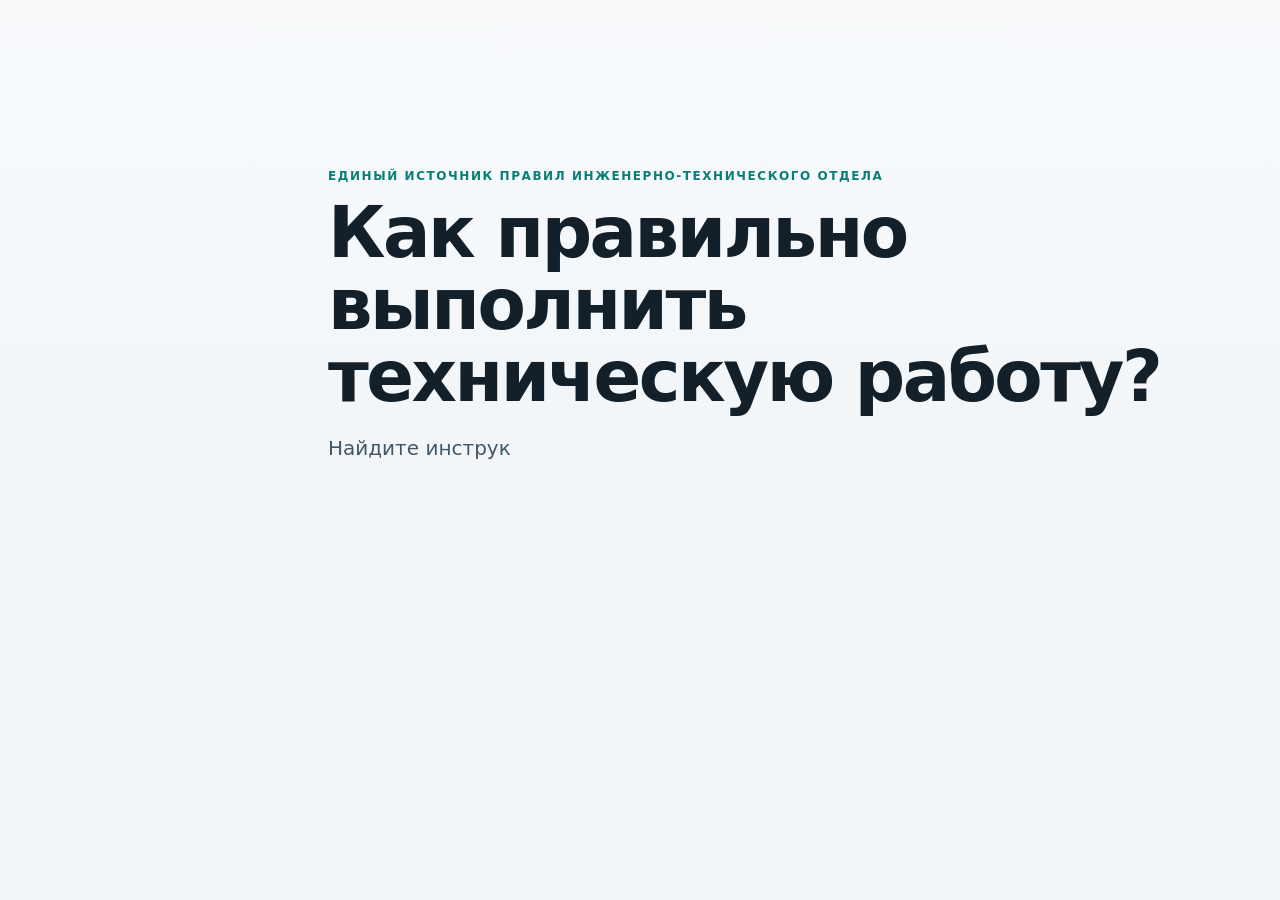
<file: index.html>
<!doctype html><html lang="ru"><head><meta charset="utf-8"><meta name="viewport" content="width=device-width,initial-scale=1"><title>База знаний ИТО</title><link rel="stylesheet" href="assets/styles.css"><link rel="stylesheet" href="assets/readability-v14.css"></head><body><div data-header></div><div class="layout"><div data-sidebar></div><main class="main"><section class="knowledge-home-hero"><div class="eyebrow">Единый источник правил инженерно-технического отдела</div><h1>Как правильно выполнить техническую работу?</h1><p>Найдите инструк
</file>
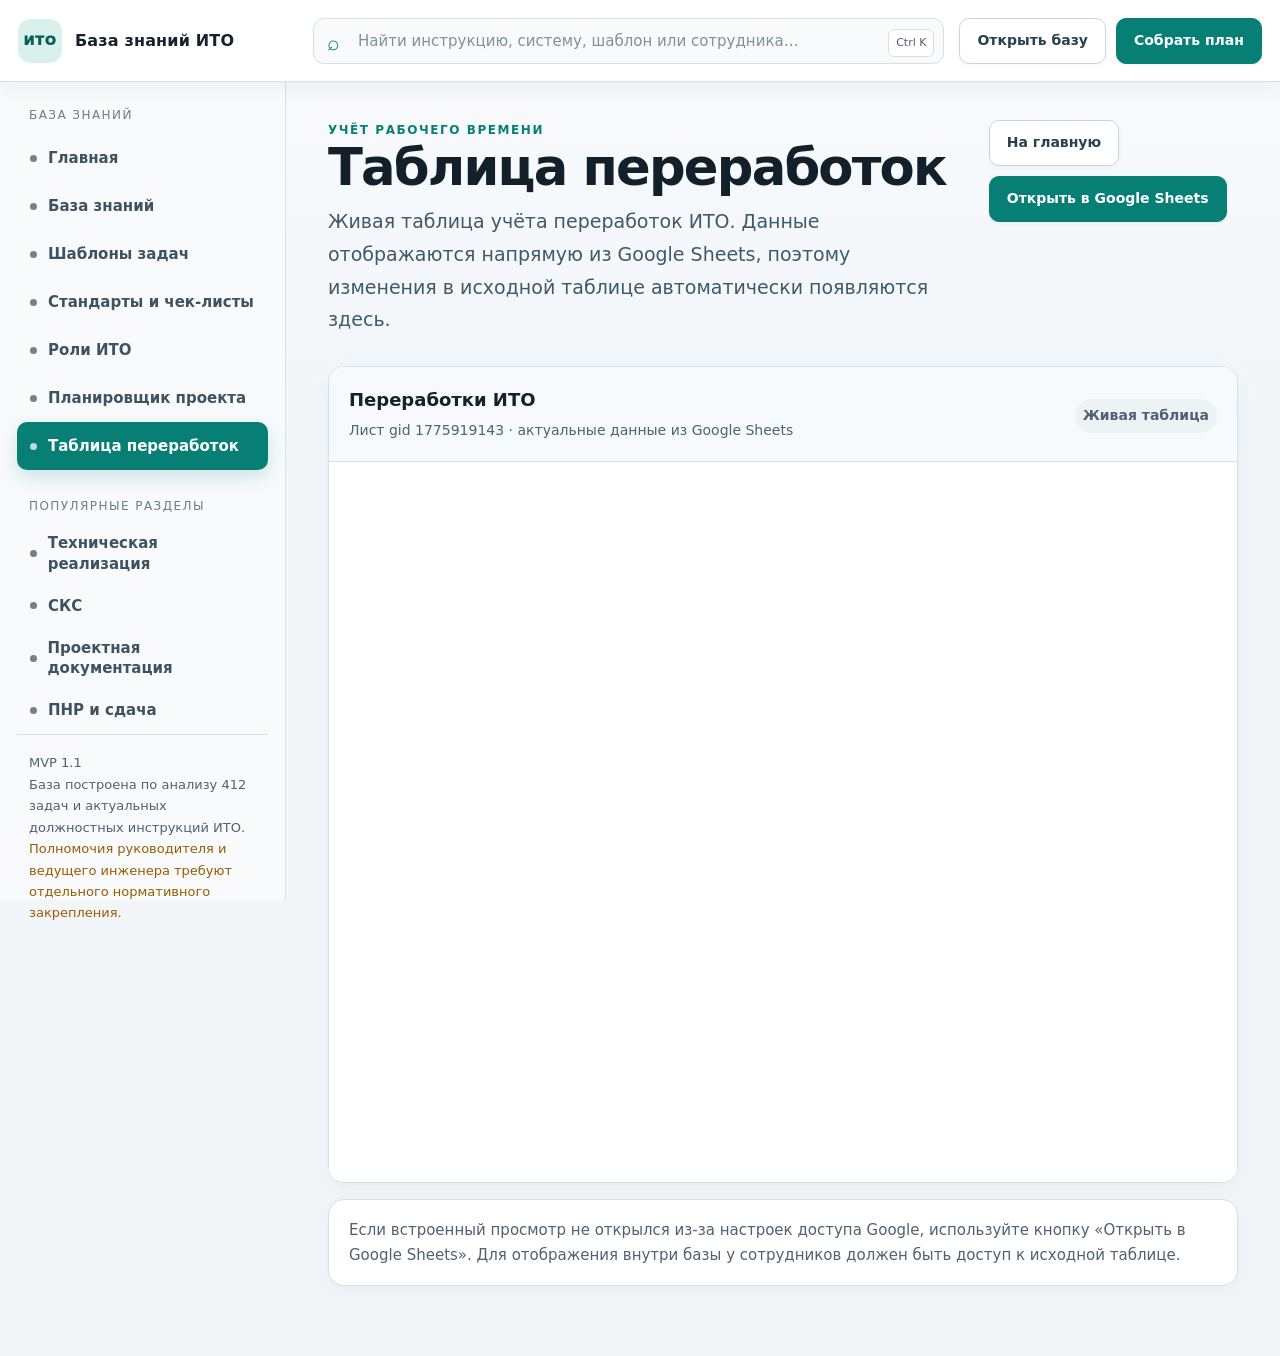
<file: overtime.html>
<!doctype html><html lang="ru"><head><meta charset="utf-8"><meta name="viewport" content="width=device-width,initial-scale=1"><title>База знаний ИТО — Таблица переработок</title><link rel="stylesheet" href="assets/styles.css"><link rel="stylesheet" href="assets/readability-v14.css"><link rel="stylesheet" href="assets/overtime.css"></head><body><div data-header></div><div class="layout"><div data-sidebar></div><main class="main overtime-main"><div class="page-head overtime-hero"><div><div class="eyebrow">Учёт рабочего времени</div><h1>Таблица переработок</h1><p class="lead">Живая таблица учёта переработок ИТО. Данные отображаются напрямую из Google Sheets, поэтому изменения в исходной таблице автоматически появляются здесь.</p></div><div class="overtime-actions"><a class="btn" href="index.html">На главную</a><a class="btn btn-primary" id="openOvertimeSource" target="_blank" rel="noopener noreferrer">Открыть в Google Sheets</a></div></div><section class="card overtime-frame-card"><div class="overtime-frame-head"><div><strong>Переработки ИТО</strong><span>Лист gid 1775919143 · актуальные данные из Google Sheets</span></div><span class="phase-pill">Живая таблица</span></div><div class="overtime-frame-shell"><div class="overtime-loader" id="overtimeLoader"><strong>Загружаем таблицу</strong><span>Google Sheets может открываться несколько секунд.</span></div><iframe id="overtimeFrame" title="Таблица переработок ИТО" loading="lazy" referrerpolicy="no-referrer-when-downgrade" allowfullscreen></iframe></div></section><section class="card overtime-note"><p>Если встроенный просмотр не открылся из-за настроек доступа Google, используйте кнопку «Открыть в Google Sheets». Для отображения внутри базы у сотрудников должен быть доступ к исходной таблице.</p></section></main></div><script src="assets/data.js"></script><script src="assets/app.js"></script><script src="assets/overtime.js"></script></body></html>
</file>
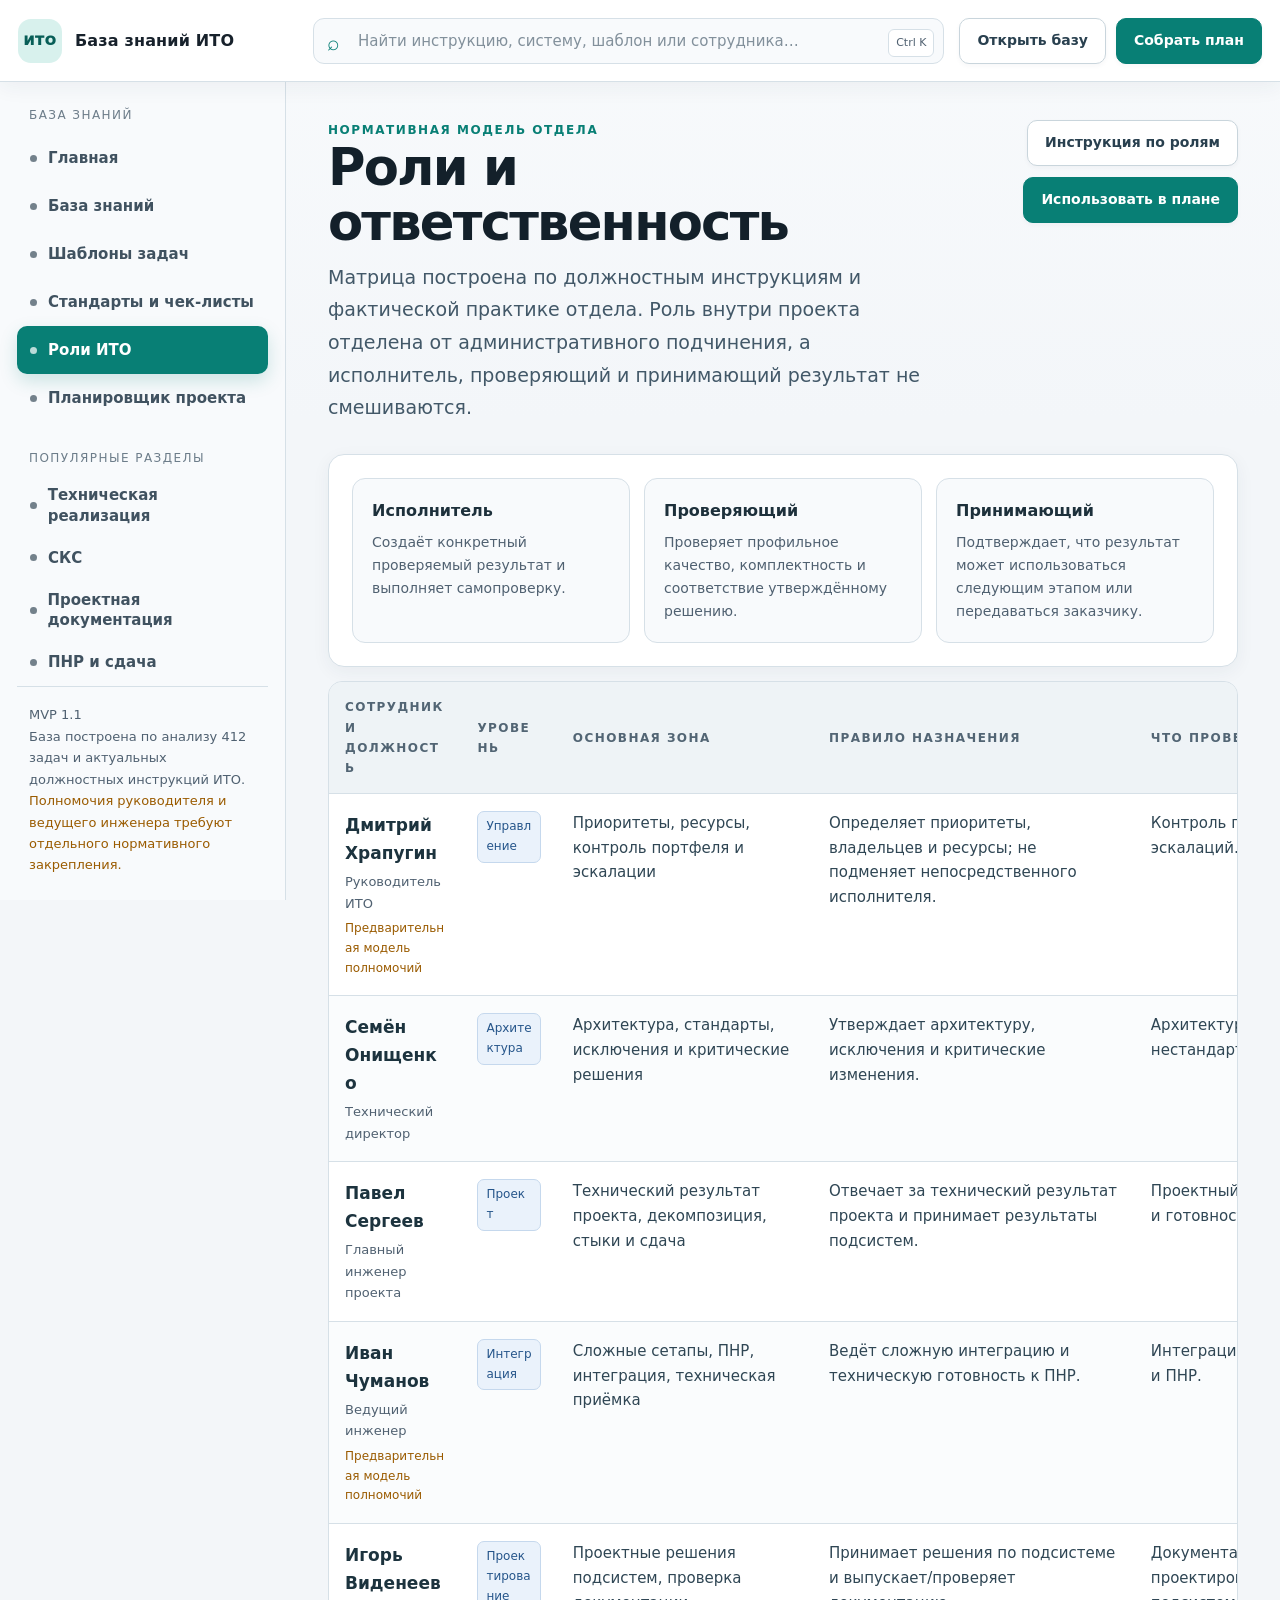
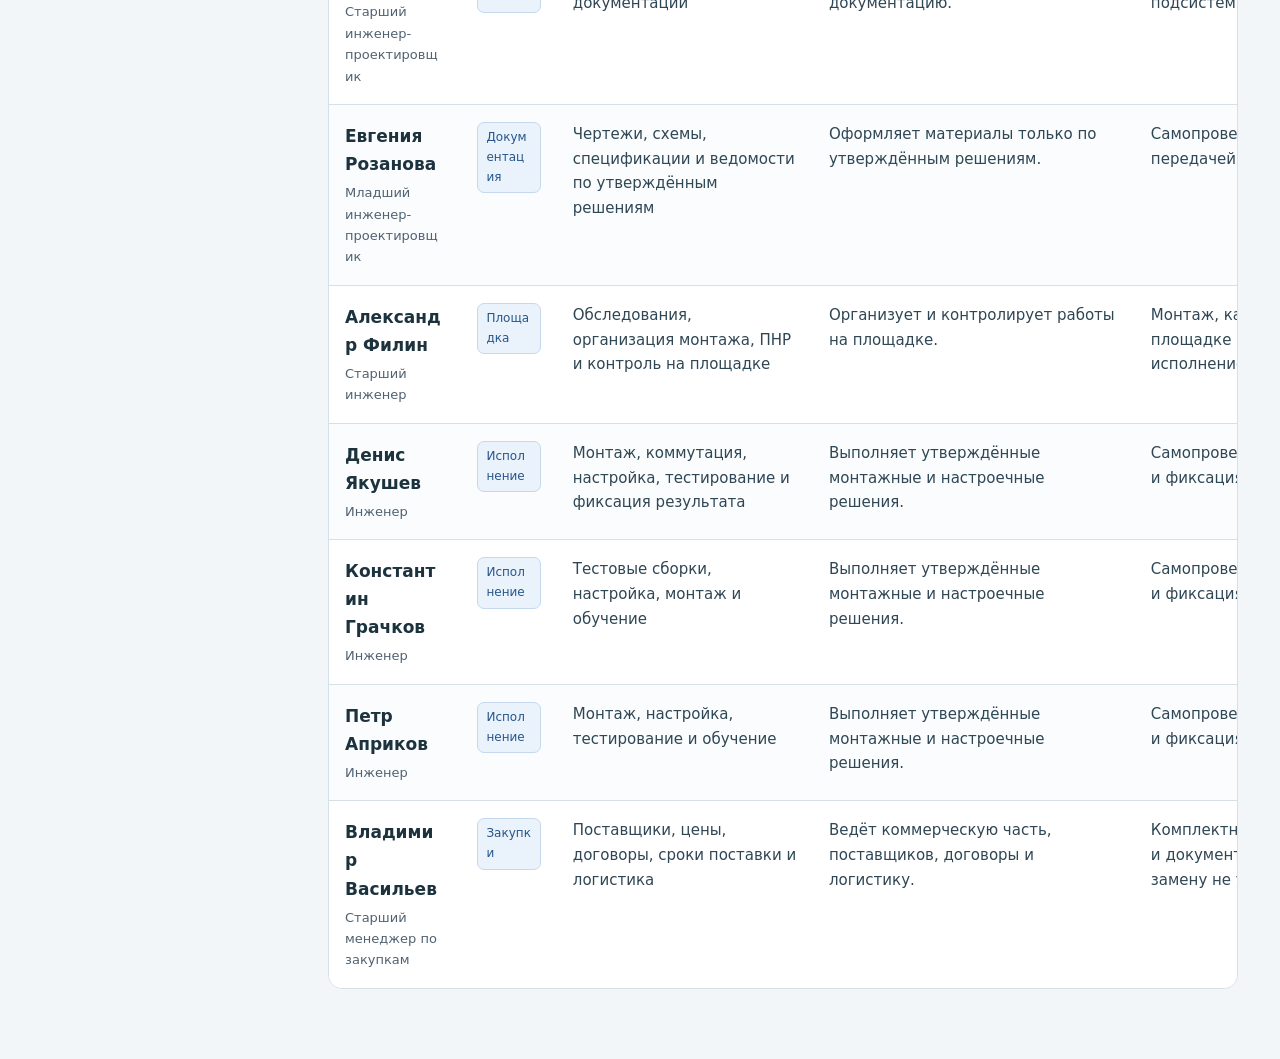
<file: roles.html>
<!doctype html><html lang="ru"><head><meta charset="utf-8"><meta name="viewport" content="width=device-width,initial-scale=1"><title>База знаний ИТО — Роли</title><link rel="stylesheet" href="assets/styles.css"><link rel="stylesheet" href="assets/readability-v14.css"></head><body><div data-header></div><div class="layout"><div data-sidebar></div><main class="main"><div class="page-head"><div><div class="eyebrow">Нормативная модель отдела</div><h1>Роли и ответственность</h1><p class="lead">Матрица построена по должностным инструкциям и фактической практике отдела. Роль внутри проекта отделена от административного подчинения, а исполнитель, проверяющий и принимающий результат не смешиваются.</p></div><div class="page-actions"><a class="btn" href="article.html?id=role-model">Инструкция по ролям</a><a class="btn btn-primary" href="planner.html">Использовать в плане</a></div></div><div class="card card-pad" style="margin-bottom:14px"><div class="grid grid-3"><div class="insight"><strong>Исполнитель</strong><span>Создаёт конкретный проверяемый результат и выполняет самопроверку.</span></div><div class="insight"><strong>Проверяющий</strong><span>Проверяет профильное качество, комплектность и соответствие утверждённому решению.</span></div><div class="insight"><strong>Принимающий</strong><span>Подтверждает, что результат может использоваться следующим этапом или передаваться заказчику.</span></div></div></div><div class="role-table"><table><thead><tr><th>Сотрудник и должность</th><th>Уровень</th><th>Основная зона</th><th>Правило назначения</th><th>Что проверяет</th></tr></thead><tbody id="rolesBody"></tbody></table></div></main></div><script src="assets/data.js"></script><script src="assets/app.js"></script></body></html>
</file>
<file: assets/styles.css>
:root {
  --bg: #071017;
  --bg-2: #0a151e;
  --surface: #0d1b25;
  --surface-2: #10222d;
  --surface-3: #132a35;
  --line: #203744;
  --line-2: #2f4e5c;
  --text: #eef7f8;
  --muted: #92a9b1;
  --muted-2: #6d858e;
  --accent: #53e3bf;
  --accent-2: #67a8ff;
  --warn: #ffcc7a;
  --danger: #ff7f91;
  --good: #7ce0a8;
  --shadow: 0 20px 55px rgba(0, 0, 0, .28);
  --radius: 16px;
  --sidebar: 246px;
  --topbar: 68px;
  --day-width: 30px;
  font-family: Inter, ui-sans-serif, system-ui, -apple-system, BlinkMacSystemFont, "Segoe UI", sans-serif;
  color-scheme: dark;
}
* { box-sizing: border-box; }
html { background: var(--bg); }
body { margin: 0; color: var(--text); background:
  radial-gradient(circle at 18% -10%, rgba(83,227,191,.10), transparent 31%),
  radial-gradient(circle at 100% 0%, rgba(103,168,255,.09), transparent 28%),
  var(--bg); min-height: 100vh; }
a { color: inherit; text-decoration: none; }
button, input, select, textarea { font: inherit; }
button { color: inherit; }
.hidden { display: none !important; }
.muted { color: var(--muted); }
.small { font-size: 12px; }
.good { color: var(--good); }
.warn { color: var(--warn); }
.danger { color: var(--danger); }
.accent { color: var(--accent); }

.topbar {
  position: fixed; inset: 0 0 auto 0; height: var(--topbar); z-index: 80;
  display: flex; align-items: center; gap: 22px; padding: 0 22px;
  border-bottom: 1px solid var(--line); background: rgba(7,16,23,.92); backdrop-filter: blur(18px);
}
.brand { min-width: calc(var(--sidebar) - 22px); display: flex; align-items: center; gap: 11px; }
.brand-mark { width: 39px; height: 39px; display: grid; place-items: center; border-radius: 12px; background: linear-gradient(145deg, var(--accent), #2fae9b); color: #04110d; font-weight: 950; font-size: 12px; letter-spacing: .06em; box-shadow: 0 8px 25px rgba(83,227,191,.18); }
.brand-copy strong { display: block; font-size: 13px; letter-spacing: .01em; }
.brand-copy span { display: block; color: var(--muted); font-size: 10px; margin-top: 3px; }
.top-search { position: relative; flex: 1; max-width: 660px; }
.top-search input { width: 100%; height: 40px; padding: 0 92px 0 39px; color: var(--text); border: 1px solid var(--line); border-radius: 11px; background: #0b1820; outline: none; }
.top-search:before { content: "⌕"; position: absolute; left: 14px; top: 7px; color: var(--muted); font-size: 21px; z-index: 2; }
.top-search input:focus { border-color: var(--line-2); box-shadow: 0 0 0 4px rgba(83,227,191,.06); }
.search-kbd { position: absolute; right: 10px; top: 10px; padding: 4px 7px; border: 1px solid var(--line); border-radius: 6px; color: var(--muted-2); font-size: 9px; }
.top-actions { margin-left: auto; display: flex; gap: 9px; }

.layout { padding-top: var(--topbar); min-height: 100vh; display: grid; grid-template-columns: var(--sidebar) minmax(0, 1fr); }
.sidebar { position: fixed; top: var(--topbar); left: 0; bottom: 0; width: var(--sidebar); padding: 18px 14px; border-right: 1px solid var(--line); background: rgba(8,18,25,.72); display: flex; flex-direction: column; }
.nav-group + .nav-group { margin-top: 20px; }
.nav-label { padding: 0 10px 8px; color: var(--muted-2); font-size: 9px; text-transform: uppercase; letter-spacing: .16em; }
.nav-link { display: flex; align-items: center; gap: 10px; min-height: 40px; padding: 0 11px; border-radius: 10px; color: #a9bdc3; font-size: 12px; font-weight: 650; }
.nav-link:hover { background: rgba(255,255,255,.035); color: var(--text); }
.nav-link.active { color: #07130f; background: var(--accent); }
.nav-dot { width: 7px; height: 7px; border-radius: 50%; background: currentColor; opacity: .72; }
.sidebar-foot { margin-top: auto; padding: 13px 11px 4px; border-top: 1px solid var(--line); color: var(--muted); font-size: 10px; line-height: 1.6; }
.main { grid-column: 2; width: 100%; min-width: 0; padding: 30px 34px 56px; }

.page-head { display: flex; align-items: flex-start; justify-content: space-between; gap: 26px; margin-bottom: 24px; }
.eyebrow { color: var(--accent); text-transform: uppercase; letter-spacing: .16em; font-size: 9px; font-weight: 850; }
h1, h2, h3, p { margin-top: 0; }
h1 { margin-bottom: 10px; font-size: clamp(28px, 4vw, 45px); line-height: 1.04; letter-spacing: -.035em; }
h2 { margin-bottom: 10px; font-size: 24px; letter-spacing: -.02em; }
h3 { margin-bottom: 8px; font-size: 15px; }
.lead { max-width: 760px; color: #a8bdc3; font-size: 14px; line-height: 1.65; margin-bottom: 0; }
.page-actions { display: flex; gap: 9px; flex-wrap: wrap; justify-content: flex-end; }

.btn { min-height: 38px; display: inline-flex; align-items: center; justify-content: center; gap: 8px; padding: 0 13px; border: 1px solid var(--line); border-radius: 10px; background: #0e1d26; color: #c4d4d8; font-size: 11px; font-weight: 750; cursor: pointer; }
.btn:hover { border-color: var(--line-2); background: #122731; color: var(--text); }
.btn-primary { color: #06130f; background: var(--accent); border-color: var(--accent); }
.btn-primary:hover { color: #06130f; background: #69edcb; border-color: #69edcb; }
.btn-danger { color: #ffd9df; border-color: rgba(255,127,145,.28); background: rgba(255,127,145,.08); }
.btn-ghost { background: transparent; }
.btn-sm { min-height: 31px; padding: 0 9px; font-size: 10px; }
.icon-btn { width: 31px; height: 31px; display: grid; place-items: center; padding: 0; border: 1px solid var(--line); border-radius: 8px; background: #0c1a22; color: var(--muted); cursor: pointer; }
.icon-btn:hover { color: var(--text); border-color: var(--line-2); }

.grid { display: grid; gap: 14px; }
.grid-2 { grid-template-columns: repeat(2, minmax(0,1fr)); }
.grid-3 { grid-template-columns: repeat(3, minmax(0,1fr)); }
.grid-4 { grid-template-columns: repeat(4, minmax(0,1fr)); }
.card { border: 1px solid var(--line); border-radius: var(--radius); background: linear-gradient(180deg, rgba(18,38,49,.92), rgba(11,26,35,.92)); box-shadow: 0 1px 0 rgba(255,255,255,.02) inset; }
.card-pad { padding: 18px; }
.metric { min-height: 126px; }
.metric-label { color: var(--muted); font-size: 10px; text-transform: uppercase; letter-spacing: .12em; }
.metric-value { margin-top: 15px; font-size: 31px; font-weight: 900; letter-spacing: -.04em; }
.metric-note { margin-top: 7px; color: #8ea5ad; font-size: 10px; line-height: 1.45; }
.section { margin-top: 26px; }
.section-head { display: flex; align-items: center; justify-content: space-between; gap: 12px; margin-bottom: 12px; }
.section-title { font-size: 16px; font-weight: 850; }
.section-note { color: var(--muted); font-size: 10px; }

.hero-panel { padding: 25px; display: grid; grid-template-columns: minmax(0,1.15fr) minmax(320px,.85fr); gap: 22px; overflow: hidden; position: relative; }
.hero-panel:after { content: ""; position: absolute; width: 330px; height: 330px; border-radius: 50%; right: -150px; top: -170px; background: rgba(83,227,191,.09); filter: blur(4px); }
.hero-copy { position: relative; z-index: 2; }
.hero-copy h2 { font-size: 27px; max-width: 620px; }
.hero-copy p { max-width: 650px; color: var(--muted); font-size: 12px; line-height: 1.65; }
.hero-actions { display: flex; gap: 9px; margin-top: 18px; flex-wrap: wrap; }
.mini-gantt { display: grid; align-content: center; gap: 10px; position: relative; z-index: 2; }
.mini-row { display: grid; grid-template-columns: 100px 1fr; gap: 10px; align-items: center; }
.mini-label { color: #b7c9cd; font-size: 10px; }
.mini-track { height: 13px; border-radius: 999px; background: rgba(255,255,255,.045); overflow: hidden; }
.mini-bar { height: 100%; border-radius: inherit; background: linear-gradient(90deg, var(--accent), var(--accent-2)); }

.insight-list { display: grid; gap: 10px; }
.insight { padding: 15px; border: 1px solid var(--line); border-radius: 13px; background: rgba(255,255,255,.018); }
.insight strong { display: block; font-size: 12px; }
.insight span { display: block; color: var(--muted); font-size: 10px; line-height: 1.55; margin-top: 6px; }
.process-flow { display: grid; grid-template-columns: repeat(5, minmax(0,1fr)); gap: 8px; }
.process-step { position: relative; padding: 14px 13px; min-height: 106px; border: 1px solid var(--line); border-radius: 13px; background: rgba(255,255,255,.02); }
.process-step:not(:last-child):after { content: "→"; position: absolute; right: -9px; top: 42px; color: var(--line-2); z-index: 2; }
.process-num { color: var(--accent); font-size: 9px; letter-spacing: .1em; }
.process-step strong { display: block; font-size: 11px; margin-top: 13px; }
.process-step span { display: block; color: var(--muted); font-size: 9px; line-height: 1.45; margin-top: 6px; }

.search-results { display: none; position: absolute; top: 47px; left: 0; right: 0; max-height: 380px; overflow: auto; border: 1px solid var(--line-2); border-radius: 12px; background: #0a1820; box-shadow: var(--shadow); z-index: 95; }
.search-results.open { display: block; }
.search-result { display: block; padding: 12px 14px; border-bottom: 1px solid var(--line); }
.search-result:last-child { border-bottom: 0; }
.search-result:hover { background: rgba(83,227,191,.055); }
.search-result strong { display: block; font-size: 11px; }
.search-result span { display: block; margin-top: 4px; color: var(--muted); font-size: 9px; }

.toolbar { display: flex; gap: 8px; flex-wrap: wrap; align-items: center; }
.chip { display: inline-flex; align-items: center; min-height: 32px; padding: 0 10px; border: 1px solid var(--line); border-radius: 999px; color: #a7bbc1; background: rgba(255,255,255,.02); font-size: 10px; cursor: pointer; }
.chip.active { color: #06130f; background: var(--accent); border-color: var(--accent); }
.input, .select, .textarea { width: 100%; color: var(--text); background: #0a1820; border: 1px solid var(--line); border-radius: 9px; outline: none; }
.input, .select { height: 38px; padding: 0 10px; }
.textarea { min-height: 92px; padding: 10px; resize: vertical; line-height: 1.5; }
.input:focus, .select:focus, .textarea:focus { border-color: var(--line-2); box-shadow: 0 0 0 4px rgba(83,227,191,.055); }
.field { display: grid; gap: 6px; }
.field label { color: #9db1b8; font-size: 9px; font-weight: 800; letter-spacing: .04em; }
.form-grid { display: grid; grid-template-columns: repeat(2,minmax(0,1fr)); gap: 11px; }

/* Template library */
.template-grid { display: grid; grid-template-columns: repeat(3,minmax(0,1fr)); gap: 12px; }
.template-card { padding: 16px; min-height: 210px; display: flex; flex-direction: column; cursor: pointer; transition: transform .16s ease, border-color .16s ease; }
.template-card:hover { transform: translateY(-2px); border-color: var(--line-2); }
.template-phase { display: flex; align-items: center; justify-content: space-between; gap: 10px; }
.phase-pill { display: inline-flex; align-items: center; padding: 5px 8px; border-radius: 999px; font-size: 9px; font-weight: 820; background: rgba(255,255,255,.055); color: #bcd0d5; }
.template-duration { color: var(--accent); font-size: 10px; font-weight: 850; }
.template-card h3 { margin-top: 17px; font-size: 14px; line-height: 1.35; }
.template-card p { color: var(--muted); font-size: 10px; line-height: 1.55; }
.template-meta { margin-top: auto; padding-top: 13px; border-top: 1px solid var(--line); display: grid; gap: 5px; color: #a6b9be; font-size: 9px; }

/* Roles */
.role-table { overflow: auto; border: 1px solid var(--line); border-radius: 14px; }
.role-table table { width: 100%; min-width: 900px; border-collapse: collapse; }
.role-table th { text-align: left; padding: 12px 14px; color: var(--muted-2); background: #0b1921; font-size: 9px; text-transform: uppercase; letter-spacing: .12em; border-bottom: 1px solid var(--line); }
.role-table td { padding: 14px; border-bottom: 1px solid var(--line); vertical-align: top; font-size: 10px; line-height: 1.5; }
.role-table tr:last-child td { border-bottom: 0; }
.role-person { font-size: 11px; font-weight: 850; }
.role-title { color: var(--muted); font-size: 9px; margin-top: 4px; }
.status-note { display: inline-flex; margin-top: 5px; color: var(--warn); font-size: 8px; }
.level-badge { display: inline-flex; padding: 5px 8px; border-radius: 7px; background: rgba(103,168,255,.09); border: 1px solid rgba(103,168,255,.18); color: #bed4ff; font-size: 9px; }

/* Standards */
.standard-grid { display: grid; grid-template-columns: repeat(2,minmax(0,1fr)); gap: 12px; }
.standard-card { padding: 18px; min-height: 150px; }
.standard-code { color: var(--accent); font-size: 9px; font-weight: 900; letter-spacing: .13em; }
.standard-card h3 { margin-top: 15px; }
.standard-card p { color: var(--muted); font-size: 10px; line-height: 1.6; }

/* Planner */
.planner-main { padding: 20px 22px 44px; }
.planner-shell { display: grid; grid-template-columns: 330px minmax(0,1fr); gap: 14px; align-items: start; }
.catalog-panel { position: sticky; top: calc(var(--topbar) + 14px); height: calc(100vh - var(--topbar) - 28px); display: flex; flex-direction: column; overflow: hidden; }
.panel-head { padding: 15px; border-bottom: 1px solid var(--line); }
.panel-title-row { display: flex; justify-content: space-between; align-items: center; gap: 10px; }
.panel-title { font-size: 13px; font-weight: 880; }
.panel-sub { color: var(--muted); font-size: 9px; line-height: 1.45; margin-top: 4px; }
.catalog-search { margin-top: 12px; }
.catalog-filters { display: flex; gap: 6px; overflow-x: auto; padding: 11px 14px 8px; scrollbar-width: thin; }
.catalog-list { flex: 1; overflow: auto; padding: 7px 11px 14px; display: grid; align-content: start; gap: 8px; }
.catalog-task { padding: 12px; border: 1px solid var(--line); border-radius: 11px; background: rgba(255,255,255,.018); cursor: grab; user-select: none; }
.catalog-task:hover { border-color: var(--line-2); background: rgba(83,227,191,.035); }
.catalog-task.dragging { opacity: .45; }
.catalog-task-top { display: flex; justify-content: space-between; gap: 9px; align-items: flex-start; }
.catalog-task h4 { margin: 0; font-size: 11px; line-height: 1.35; }
.catalog-task p { color: var(--muted); font-size: 9px; line-height: 1.45; margin: 7px 0 0; }
.catalog-task-foot { display: flex; justify-content: space-between; gap: 8px; align-items: center; margin-top: 10px; }
.catalog-task-foot span { color: #a8bbc0; font-size: 8px; }
.add-circle { width: 25px; height: 25px; border: 1px solid var(--line-2); border-radius: 8px; display: grid; place-items: center; background: #10242d; color: var(--accent); cursor: pointer; }

.workspace { min-width: 0; display: grid; gap: 12px; }
.project-bar { padding: 14px; display: grid; grid-template-columns:minmax(220px,1.6fr) 150px 150px 160px auto; gap: 10px; align-items: end; }
.project-bar .field label { white-space: nowrap; }
.save-state { display: inline-flex; align-items: center; gap: 6px; color: var(--muted); font-size: 9px; height: 38px; }
.save-dot { width: 7px; height: 7px; border-radius: 50%; background: var(--good); box-shadow: 0 0 0 4px rgba(124,224,168,.08); }
.planner-metrics { display: grid; grid-template-columns: repeat(4,minmax(0,1fr)); gap: 10px; }
.planner-metric { padding: 13px 14px; min-height: 84px; }
.planner-metric .metric-label { font-size: 8px; }
.planner-metric .metric-value { margin-top: 9px; font-size: 20px; }
.planner-metric .metric-note { font-size: 8px; }

.preset-strip { padding: 12px; display: flex; gap: 8px; align-items: center; overflow-x: auto; }
.preset-label { color: var(--muted-2); font-size: 9px; text-transform: uppercase; letter-spacing: .1em; white-space: nowrap; margin-right: 3px; }
.preset-btn { white-space: nowrap; }

.plan-card { overflow: hidden; }
.plan-head { display: flex; justify-content: space-between; align-items: center; gap: 12px; padding: 13px 15px; border-bottom: 1px solid var(--line); }
.plan-head-left { display: flex; align-items: center; gap: 10px; }
.plan-count { min-width: 24px; height: 24px; padding: 0 7px; display: grid; place-items: center; border-radius: 8px; color: #05130e; background: var(--accent); font-size: 9px; font-weight: 900; }
.plan-title { font-size: 12px; font-weight: 850; }
.plan-actions { display: flex; gap: 7px; flex-wrap: wrap; }
.dropzone { margin: 12px; min-height: 72px; display: grid; place-items: center; text-align: center; padding: 14px; border: 1px dashed var(--line-2); border-radius: 12px; color: var(--muted); font-size: 10px; background: rgba(83,227,191,.018); }
.dropzone.drag-over { color: var(--accent); border-color: var(--accent); background: rgba(83,227,191,.07); }
.dropzone strong { display: block; color: #c5d7db; font-size: 11px; margin-bottom: 4px; }
.task-list { display: grid; }
.task-row { display: grid; grid-template-columns: 28px minmax(220px,1.7fr) 135px 74px minmax(130px,1fr) 88px 86px; gap: 8px; align-items: center; padding: 10px 12px; border-top: 1px solid var(--line); background: rgba(255,255,255,.01); }
.task-row:hover { background: rgba(255,255,255,.025); }
.task-row.drag-over { box-shadow: inset 0 2px 0 var(--accent); }
.drag-handle { color: var(--muted-2); cursor: grab; text-align: center; letter-spacing: -2px; }
.task-main { min-width: 0; cursor: pointer; }
.task-name { white-space: nowrap; overflow: hidden; text-overflow: ellipsis; font-size: 10px; font-weight: 800; }
.task-sub { display: flex; gap: 6px; align-items: center; margin-top: 4px; color: var(--muted); font-size: 8px; }
.task-row .input, .task-row .select { height: 32px; padding: 0 8px; font-size: 9px; }
.task-actions { display: flex; gap: 5px; justify-content: flex-end; }
.empty-plan { padding: 25px 15px 30px; text-align: center; color: var(--muted); font-size: 10px; }

.gantt-card { overflow: hidden; }
.gantt-head { display: flex; justify-content: space-between; gap: 12px; align-items: center; padding: 13px 15px; border-bottom: 1px solid var(--line); }
.gantt-controls { display: flex; gap: 7px; align-items: center; }
.gantt-viewport { overflow: auto; max-height: 620px; background: #09161e; }
.gantt-grid { min-width: 100%; position: relative; }
.gantt-header, .gantt-row { display: grid; grid-template-columns: 260px auto; min-width: max-content; }
.gantt-header { position: sticky; top: 0; z-index: 25; background: #0b1a22; border-bottom: 1px solid var(--line-2); }
.gantt-label-head { position: sticky; left: 0; z-index: 28; padding: 11px 13px; background: #0b1a22; border-right: 1px solid var(--line-2); color: var(--muted); font-size: 9px; }
.timeline-head { position: relative; height: 58px; }
.week-labels { height: 27px; display: flex; }
.week-label { position: absolute; top: 0; height: 27px; display: flex; align-items: center; padding-left: 8px; border-left: 1px solid var(--line); color: #b6c8cc; font-size: 9px; font-weight: 750; }
.day-labels { position: absolute; left: 0; right: 0; bottom: 0; height: 31px; display: flex; }
.day-cell { width: var(--day-width); flex: 0 0 var(--day-width); height: 31px; display: grid; place-items: center; border-left: 1px solid rgba(32,55,68,.7); color: #78919a; font-size: 8px; }
.day-cell.weekend { background: rgba(255,255,255,.025); color: #556e77; }
.day-cell.today { color: var(--accent); background: rgba(83,227,191,.06); }
.gantt-row { min-height: 44px; border-bottom: 1px solid rgba(32,55,68,.7); }
.gantt-row:last-child { border-bottom: 0; }
.gantt-label { position: sticky; left: 0; z-index: 12; padding: 8px 12px; border-right: 1px solid var(--line-2); background: #0b1921; min-width: 0; cursor: pointer; }
.gantt-label strong { display: block; max-width: 230px; white-space: nowrap; overflow: hidden; text-overflow: ellipsis; font-size: 9px; }
.gantt-label span { display: block; color: var(--muted); font-size: 7px; margin-top: 3px; }
.timeline-row { position: relative; min-height: 44px; background-image: repeating-linear-gradient(to right, transparent 0, transparent calc(var(--day-width) - 1px), rgba(32,55,68,.52) calc(var(--day-width) - 1px), rgba(32,55,68,.52) var(--day-width)); }
.weekend-band { position: absolute; top: 0; bottom: 0; background: rgba(255,255,255,.022); pointer-events: none; }
.today-line { position: absolute; top: 0; bottom: 0; width: 1px; background: var(--accent); z-index: 5; pointer-events: none; opacity: .72; }
.gantt-bar { position: absolute; top: 9px; height: 26px; min-width: 18px; display: flex; align-items: center; padding: 0 8px; border-radius: 7px; color: #06110e; font-size: 8px; font-weight: 850; white-space: nowrap; overflow: hidden; cursor: grab; user-select: none; box-shadow: 0 6px 18px rgba(0,0,0,.18); }
.gantt-bar.dragging { opacity: .75; cursor: grabbing; z-index: 10; }
.gantt-bar .bar-text { overflow: hidden; text-overflow: ellipsis; }
.gantt-bar .resize-handle { position: absolute; right: 0; top: 0; bottom: 0; width: 7px; cursor: ew-resize; background: rgba(0,0,0,.14); }
.phase-init { background: #8aa7ff; }
.phase-survey { background: #7ed6c4; }
.phase-design { background: #61b8ff; }
.phase-procurement { background: #ffcc7a; }
.phase-prep { background: #cf9cff; }
.phase-install { background: #ff9d78; }
.phase-commission { background: #7ce0a8; }
.phase-handover { background: #b7d77a; }
.gantt-empty { padding: 32px; color: var(--muted); font-size: 10px; text-align: center; }

.workload-grid { display: grid; grid-template-columns: repeat(3,minmax(0,1fr)); gap: 10px; }
.workload-card { padding: 13px; }
.workload-top { display: flex; justify-content: space-between; gap: 10px; font-size: 10px; }
.workload-bar { height: 6px; margin-top: 10px; border-radius: 999px; background: rgba(255,255,255,.045); overflow: hidden; }
.workload-fill { height: 100%; border-radius: inherit; background: linear-gradient(90deg,var(--accent-2),var(--accent)); }

.modal-backdrop { position: fixed; inset: 0; display: none; place-items: center; padding: 18px; background: rgba(0,0,0,.7); backdrop-filter: blur(8px); z-index: 120; }
.modal-backdrop.open { display: grid; }
.modal { width: min(820px,100%); max-height: 90vh; overflow: auto; border: 1px solid var(--line-2); border-radius: 18px; background: #0a1820; box-shadow: 0 35px 110px rgba(0,0,0,.58); }
.modal-head { display: flex; justify-content: space-between; align-items: flex-start; gap: 16px; padding: 18px 20px; border-bottom: 1px solid var(--line); }
.modal-body { padding: 19px 20px; }
.modal-foot { display: flex; justify-content: flex-end; gap: 8px; padding: 0 20px 20px; }
.detail-columns { display: grid; grid-template-columns: repeat(2,minmax(0,1fr)); gap: 13px; margin-top: 14px; }
.detail-block { padding: 13px; border: 1px solid var(--line); border-radius: 11px; background: rgba(255,255,255,.018); }
.detail-block h4 { margin: 0 0 10px; color: #b8cbd0; font-size: 9px; text-transform: uppercase; letter-spacing: .12em; }
.detail-block ul { margin: 0; padding-left: 17px; color: #a9bdc2; font-size: 9px; line-height: 1.65; }
.toast { position: fixed; right: 22px; bottom: 22px; z-index: 150; padding: 12px 14px; border: 1px solid var(--line-2); border-radius: 10px; background: #10242d; color: #dcebed; box-shadow: var(--shadow); font-size: 10px; transform: translateY(18px); opacity: 0; pointer-events: none; transition: .22s ease; }
.toast.show { transform: translateY(0); opacity: 1; }

@media (max-width: 1200px) {
  .grid-4, .planner-metrics { grid-template-columns: repeat(2,minmax(0,1fr)); }
  .template-grid { grid-template-columns: repeat(2,minmax(0,1fr)); }
  .process-flow { grid-template-columns: repeat(3,minmax(0,1fr)); }
  .process-step:after { display: none; }
  .project-bar { grid-template-columns: 1fr 150px 150px; }
  .project-bar .deadline-field, .project-bar .save-state { display: none; }
  .task-row { grid-template-columns: 26px minmax(200px,1.5fr) 120px 68px minmax(120px,1fr) 80px; }
  .task-row .progress-cell { display: none; }
}
@media (max-width: 940px) {
  :root { --sidebar: 0px; }
  .topbar { padding: 0 14px; }
  .brand { min-width: auto; }
  .brand-copy, .top-actions { display: none; }
  .layout { grid-template-columns: 1fr; }
  .sidebar { display: none; }
  .main { grid-column: 1; padding: 22px 15px 44px; }
  .planner-main { padding: 14px; }
  .planner-shell { grid-template-columns: 1fr; }
  .catalog-panel { position: relative; top: auto; height: auto; max-height: 500px; }
  .hero-panel { grid-template-columns: 1fr; }
  .grid-3 { grid-template-columns: repeat(2,minmax(0,1fr)); }
  .workload-grid { grid-template-columns: repeat(2,minmax(0,1fr)); }
}
@media (max-width: 640px) {
  .page-head { flex-direction: column; }
  .page-actions { justify-content: flex-start; }
  .grid-2, .grid-3, .grid-4, .planner-metrics, .template-grid, .standard-grid, .workload-grid { grid-template-columns: 1fr; }
  .process-flow { grid-template-columns: 1fr; }
  .project-bar { grid-template-columns: 1fr; }
  .project-bar .deadline-field { display: grid; }
  .task-row { grid-template-columns: 22px minmax(160px,1fr) 62px 70px; }
  .task-row .owner-cell, .task-row .dependency-cell, .task-row .progress-cell { display: none; }
  .gantt-header, .gantt-row { grid-template-columns: 190px auto; }
  .gantt-label strong { max-width: 165px; }
  .detail-columns, .form-grid { grid-template-columns: 1fr; }
}
@media print {
  .topbar, .sidebar, .catalog-panel, .preset-strip, .plan-card, .page-actions, .gantt-controls { display: none !important; }
  .layout { display: block; padding: 0; }
  .main, .planner-main { padding: 0; }
  body { background: #fff; color: #111; }
  .card, .gantt-card { box-shadow: none; border-color: #aaa; }
  .workspace { display: block; }
  .gantt-viewport { overflow: visible; max-height: none; }
}

/* Knowledge base layer */
.knowledge-home-hero { max-width: 1040px; padding: 34px 0 16px; }
.knowledge-home-hero h1 { max-width: 870px; font-size: clamp(38px,5.6vw,68px); line-height: .98; margin: 12px 0 17px; }
.knowledge-home-hero > p { max-width: 830px; color: #afc2c7; font-size: 15px; line-height: 1.7; }
.knowledge-home-search { position: relative; max-width: 820px; margin-top: 25px; }
.knowledge-home-search > span { position: absolute; left: 18px; top: 11px; z-index: 2; color: var(--accent); font-size: 27px; }
.knowledge-home-search input { width: 100%; height: 58px; padding: 0 100px 0 54px; border: 1px solid var(--line-2); border-radius: 15px; background: rgba(12,29,38,.92); color: var(--text); font-size: 14px; outline: none; box-shadow: 0 18px 50px rgba(0,0,0,.18); }
.knowledge-home-search input:focus { border-color: var(--accent); box-shadow: 0 0 0 5px rgba(83,227,191,.06), 0 18px 50px rgba(0,0,0,.22); }
.knowledge-home-search kbd { position: absolute; right: 14px; top: 17px; padding: 6px 9px; border: 1px solid var(--line); border-radius: 7px; color: var(--muted); background: rgba(255,255,255,.02); font-size: 9px; font-family: inherit; }
.home-search-results { max-width: 820px; margin-top: 8px; display: grid; gap: 6px; }
.home-search-item { display: block; padding: 11px 14px; border: 1px solid var(--line); border-radius: 10px; background: rgba(13,29,39,.96); }
.home-search-item:hover { border-color: var(--line-2); background: var(--surface-2); }
.home-search-item strong { display: block; font-size: 11px; }
.home-search-item span { display: block; color: var(--muted); font-size: 9px; line-height: 1.45; margin-top: 4px; }

.knowledge-section-card { min-height: 170px; display: flex; align-items: flex-start; gap: 15px; padding: 19px; transition: transform .18s ease, border-color .18s ease; }
.knowledge-section-card:hover { transform: translateY(-3px); border-color: var(--line-2); }
.knowledge-section-icon { flex: 0 0 39px; width: 39px; height: 39px; display: grid; place-items: center; border-radius: 11px; background: rgba(83,227,191,.09); color: var(--accent); font-size: 19px; font-weight: 900; }
.knowledge-section-card h3 { font-size: 14px; margin: 3px 0 8px; }
.knowledge-section-card p { min-height: 46px; color: var(--muted); font-size: 10px; line-height: 1.55; }
.knowledge-section-card span { color: var(--accent); font-size: 9px; font-weight: 750; }

.article-grid { display: grid; grid-template-columns: repeat(3,minmax(0,1fr)); gap: 13px; }
.home-article-grid { grid-template-columns: repeat(3,minmax(0,1fr)); }
.article-card { min-height: 238px; padding: 17px; display: flex; flex-direction: column; transition: transform .18s ease, border-color .18s ease; }
.article-card:hover { transform: translateY(-2px); border-color: var(--line-2); }
.article-card.compact { min-height: 225px; }
.article-card-top { display: flex; justify-content: space-between; gap: 10px; align-items: center; }
.article-category { color: var(--accent); font-size: 8px; font-weight: 850; text-transform: uppercase; letter-spacing: .13em; }
.favorite-btn { width: 29px; height: 29px; padding: 0; border: 1px solid var(--line); border-radius: 8px; background: transparent; color: var(--muted); cursor: pointer; }
.favorite-btn.active { color: var(--warn); border-color: rgba(255,204,122,.32); background: rgba(255,204,122,.07); }
.article-card h3 { font-size: 15px; line-height: 1.35; margin: 13px 0 7px; }
.article-card p { color: var(--muted); font-size: 10px; line-height: 1.58; }
.article-tags { display: flex; flex-wrap: wrap; gap: 5px; margin-top: auto; }
.article-tags span { padding: 4px 7px; border-radius: 999px; background: rgba(255,255,255,.035); color: #91a8af; font-size: 8px; }
.article-card-foot { display: flex; justify-content: space-between; gap: 10px; align-items: center; padding-top: 12px; margin-top: 12px; border-top: 1px solid var(--line); color: var(--muted); font-size: 8px; }
.article-card-foot a { color: var(--accent); font-weight: 750; }

.knowledge-planner-callout { padding: 24px; display: grid; grid-template-columns: minmax(0,1.15fr) minmax(330px,.85fr); gap: 28px; align-items: center; overflow: hidden; }
.knowledge-planner-callout h2 { font-size: 25px; }
.knowledge-planner-callout p { max-width: 720px; color: var(--muted); font-size: 11px; line-height: 1.65; }
.planner-callout-visual { padding: 18px; border: 1px solid var(--line); border-radius: 14px; background: rgba(6,16,22,.55); display: grid; gap: 9px; }
.planner-callout-visual .btn { margin-top: 8px; justify-self: start; }

.knowledge-toolbar { padding: 16px; display: grid; grid-template-columns: minmax(260px,1fr) minmax(340px,1.4fr) auto; gap: 14px; align-items: end; }
.knowledge-toolbar label { display: block; margin-bottom: 7px; color: var(--muted); font-size: 9px; text-transform: uppercase; letter-spacing: .1em; }
.catalog-count { min-width: 95px; padding-bottom: 10px; text-align: right; color: var(--muted); font-size: 10px; }
.catalog-summary { display: flex; justify-content: space-between; gap: 12px; color: var(--muted); font-size: 9px; margin: 11px 2px 0; }
.empty-state { min-height: 150px; display: grid; place-items: center; align-content: center; gap: 12px; padding: 24px; color: var(--muted); text-align: center; }
.empty-state strong { color: var(--text); }
.standard-card a { display: inline-block; margin-top: 11px; color: var(--accent); font-size: 9px; font-weight: 750; }

.article-main { max-width: 1460px; margin: 0 auto; }
.article-breadcrumbs { display: flex; flex-wrap: wrap; gap: 7px; align-items: center; color: var(--muted); font-size: 9px; margin-bottom: 14px; }
.article-breadcrumbs a:hover { color: var(--text); }
.article-hero { padding: 25px; display: flex; justify-content: space-between; gap: 30px; align-items: flex-start; }
.article-hero-copy { max-width: 900px; }
.article-hero h1 { font-size: clamp(31px,4.5vw,52px); margin: 9px 0 14px; }
.article-hero p { max-width: 850px; color: #adc0c5; font-size: 13px; line-height: 1.65; }
.article-meta { display: flex; flex-wrap: wrap; gap: 7px 17px; color: var(--muted); font-size: 8px; margin-top: 18px; }
.article-hero-actions { display: flex; flex-wrap: wrap; gap: 8px; justify-content: flex-end; min-width: 230px; }
.article-layout { display: grid; grid-template-columns: 210px minmax(0,1fr); gap: 15px; margin-top: 15px; align-items: start; }
.article-toc { position: sticky; top: 86px; padding: 14px; display: grid; gap: 3px; }
.article-toc .nav-label { padding: 3px 7px 9px; }
.article-toc a { padding: 8px 7px; border-radius: 7px; color: var(--muted); font-size: 9px; }
.article-toc a:hover { color: var(--text); background: rgba(255,255,255,.035); }
.article-content { display: grid; gap: 13px; min-width: 0; }
.article-section { padding: 23px; scroll-margin-top: 86px; }
.article-section-kicker { color: var(--accent); font-size: 8px; text-transform: uppercase; letter-spacing: .14em; font-weight: 850; margin-bottom: 8px; }
.article-section h2 { font-size: 20px; margin-bottom: 13px; }
.article-section > p, .article-main-text { color: #afc1c6; font-size: 11px; line-height: 1.75; }
.article-section-head { display: flex; justify-content: space-between; gap: 18px; align-items: flex-start; }
.article-section-head p { color: var(--muted); font-size: 10px; line-height: 1.55; }
.knowledge-list { list-style: none; margin: 0; padding: 0; display: grid; gap: 8px; }
.knowledge-list li { position: relative; padding: 11px 12px 11px 34px; border: 1px solid var(--line); border-radius: 10px; background: rgba(255,255,255,.014); color: #b5c6ca; font-size: 10px; line-height: 1.55; }
.knowledge-list li:before { content: '→'; position: absolute; left: 12px; color: var(--accent); }
.knowledge-list.check-list li:before { content: '✓'; color: var(--good); }
.knowledge-list.result-list li:before { content: '◆'; font-size: 7px; top: 14px; color: var(--accent-2); }
.knowledge-list.danger-list li:before { content: '!'; color: var(--danger); font-weight: 900; }
.instruction-steps { display: grid; }
.instruction-step { display: grid; grid-template-columns: 44px 1fr; gap: 14px; padding: 15px 0; border-top: 1px solid var(--line); }
.instruction-step:first-child { border-top: 0; padding-top: 3px; }
.instruction-number { width: 38px; height: 38px; display: grid; place-items: center; border: 1px solid var(--line-2); border-radius: 10px; color: var(--accent); background: rgba(83,227,191,.045); font-size: 9px; font-weight: 900; }
.instruction-step h3 { font-size: 12px; margin: 2px 0 5px; }
.instruction-step p { color: var(--muted); font-size: 10px; line-height: 1.6; margin: 0; }
.related-task-list { display: grid; gap: 7px; margin-top: 15px; }
.related-task-list a { display: grid; grid-template-columns: 125px 1fr auto; gap: 12px; align-items: center; padding: 10px 11px; border: 1px solid var(--line); border-radius: 10px; background: rgba(255,255,255,.015); }
.related-task-list a:hover { border-color: var(--line-2); }
.related-task-list strong { font-size: 10px; }
.related-task-list em { color: var(--muted); font-size: 8px; font-style: normal; }
.related-articles { display: grid; grid-template-columns: repeat(2,minmax(0,1fr)); gap: 8px; }
.related-articles a { padding: 13px; border: 1px solid var(--line); border-radius: 10px; }
.related-articles a:hover { border-color: var(--line-2); background: rgba(255,255,255,.018); }
.related-articles strong { display: block; font-size: 10px; }
.related-articles span { display: block; color: var(--muted); font-size: 8px; line-height: 1.5; margin-top: 5px; }

@media (max-width: 1200px) {
  .article-grid, .home-article-grid { grid-template-columns: repeat(2,minmax(0,1fr)); }
  .knowledge-toolbar { grid-template-columns: 1fr 1.4fr; }
  .knowledge-toolbar .catalog-count { display: none; }
}
@media (max-width: 940px) {
  .knowledge-planner-callout { grid-template-columns: 1fr; }
  .article-layout { grid-template-columns: 1fr; }
  .article-toc { position: relative; top: auto; display: flex; flex-wrap: wrap; }
  .article-toc .nav-label { width: 100%; }
  .article-hero { flex-direction: column; }
  .article-hero-actions { justify-content: flex-start; }
}
@media (max-width: 640px) {
  .knowledge-home-hero { padding-top: 18px; }
  .knowledge-home-hero h1 { font-size: 39px; }
  .article-grid, .home-article-grid, .knowledge-toolbar { grid-template-columns: 1fr; }
  .knowledge-planner-callout { padding: 17px; }
  .article-section { padding: 17px; }
  .article-section-head { flex-direction: column; }
  .related-task-list a { grid-template-columns: 1fr auto; }
  .related-task-list .phase-pill { grid-column: 1 / -1; width: max-content; }
  .related-articles { grid-template-columns: 1fr; }
}
</file>
<file: assets/readability-v14.css>
/* Light and readable interface layer v1.5 */
:root {
  --bg: #f3f6f9;
  --bg-2: #edf2f6;
  --surface: #ffffff;
  --surface-2: #f7fafc;
  --surface-3: #eef4f7;
  --line: #d6e0e7;
  --line-2: #b8c8d2;
  --text: #17212b;
  --muted: #506171;
  --muted-2: #6d7d8a;
  --accent: #087f75;
  --accent-2: #2563a9;
  --warn: #9a5b00;
  --danger: #b4233a;
  --good: #16784b;
  --shadow: 0 14px 38px rgba(36, 52, 66, .10);
  --radius: 16px;
  --sidebar: 286px;
  --topbar: 82px;
  --day-width: 34px;
  color-scheme: light;
}

html { background: var(--bg); font-size: 18px; }
body {
  min-height: 100vh;
  color: var(--text);
  background: linear-gradient(180deg, #f8fafc 0, var(--bg) 420px);
  font-size: 18px;
  line-height: 1.68;
  -webkit-font-smoothing: antialiased;
  text-rendering: optimizeLegibility;
}
body, button, input, select, textarea { color: var(--text); }
p, li, td, th, label, span, strong, em { overflow-wrap: anywhere; }
.small { font-size: 14px; }
.muted { color: var(--muted); }
.warn { color: var(--warn); }
.danger { color: var(--danger); }
.good { color: var(--good); }
.accent { color: var(--accent); }

/* Shell and navigation */
.topbar {
  height: var(--topbar);
  display: grid;
  grid-template-columns: minmax(275px, 320px) minmax(300px, 1fr) auto;
  align-items: center;
  gap: 24px;
  padding: 0 26px;
  border-bottom: 1px solid var(--line);
  background: rgba(255, 255, 255, .96);
  box-shadow: 0 5px 20px rgba(38, 55, 70, .06);
  backdrop-filter: blur(14px);
}
.brand { min-width: 0; gap: 13px; }
.brand-mark {
  width: 44px;
  height: 44px;
  border-radius: 13px;
  background: #d8f1ed;
  color: #075e57;
  box-shadow: none;
  font-size: 13px;
}
.brand-copy { min-width: 0; }
.brand-copy strong { color: var(--text); font-size: 16px; line-height: 1.2; }
.brand-copy span { color: var(--muted); font-size: 12px; line-height: 1.35; }
.top-search { max-width: none; min-width: 0; }
.top-search input {
  height: 46px;
  padding: 0 96px 0 44px;
  color: var(--text);
  border-color: var(--line);
  background: #f8fafc;
  font-size: 15px;
}
.top-search input::placeholder, .input::placeholder, .textarea::placeholder { color: #82909b; opacity: 1; }
.top-search input:focus { border-color: var(--accent); background: #fff; box-shadow: 0 0 0 4px rgba(8, 127, 117, .10); }
.top-search:before { color: var(--accent); top: 8px; }
.search-kbd { top: 11px; color: var(--muted); background: #fff; border-color: var(--line); font-size: 11px; }
.top-actions { gap: 10px; white-space: nowrap; }

.layout { padding-top: var(--topbar); grid-template-columns: var(--sidebar) minmax(0, 1fr); }
.sidebar {
  top: var(--topbar);
  width: var(--sidebar);
  padding: 23px 17px;
  border-right: 1px solid var(--line);
  background: #f8fafc;
}
.nav-group + .nav-group { margin-top: 26px; }
.nav-label { padding: 0 12px 9px; color: var(--muted-2); font-size: 12px; letter-spacing: .12em; }
.nav-link {
  min-height: 48px;
  gap: 11px;
  padding: 8px 13px;
  color: #405260;
  font-size: 15px;
  font-weight: 700;
  line-height: 1.35;
}
.nav-link:hover { color: #0f3f3b; background: #e8f2f1; }
.nav-link.active { color: #fff; background: #087f75; box-shadow: 0 7px 18px rgba(8, 127, 117, .18); }
.sidebar-foot { padding: 17px 12px 5px; color: var(--muted); font-size: 13px; line-height: 1.65; }
.main { padding: 38px 42px 70px; }

/* Typography */
.eyebrow { color: var(--accent); font-size: 12px; letter-spacing: .13em; }
h1 { color: #13202a; font-size: clamp(36px, 4vw, 54px); line-height: 1.08; }
h2 { color: #162630; font-size: 30px; line-height: 1.22; }
h3 { color: #1b2b35; font-size: 20px; line-height: 1.35; }
h4 { color: #233642; }
.lead { max-width: 960px; color: #425868; font-size: 19px; line-height: 1.72; }
.page-head { gap: 34px; margin-bottom: 30px; }
.page-actions { gap: 11px; }
.section { margin-top: 34px; }
.section-head { margin-bottom: 16px; }
.section-title { color: #172a35; font-size: 22px; }
.section-note { color: var(--muted); font-size: 14px; line-height: 1.5; }

/* Controls */
.btn {
  min-height: 46px;
  padding: 0 17px;
  border-color: #c9d5dc;
  background: #fff;
  color: #29404f;
  font-size: 14px;
  box-shadow: 0 2px 5px rgba(44, 62, 78, .04);
}
.btn:hover { color: #0a665f; border-color: #87aaa6; background: #f2f8f7; }
.btn-primary { color: #fff; background: #087f75; border-color: #087f75; }
.btn-primary:hover { color: #fff; background: #066d65; border-color: #066d65; }
.btn-danger { color: var(--danger); border-color: #e7b8c0; background: #fff7f8; }
.btn-sm { min-height: 38px; padding: 0 12px; font-size: 13px; }
.icon-btn { width: 38px; height: 38px; border-color: var(--line); background: #fff; color: var(--muted); }
.icon-btn:hover { color: var(--accent); border-color: #8eb9b5; background: #f1f8f7; }
.input, .select, .textarea {
  color: var(--text);
  background: #fff;
  border-color: #cbd7de;
  font-size: 15px;
  box-shadow: 0 1px 2px rgba(26, 44, 58, .03);
}
.input, .select { height: 46px; padding: 0 13px; }
.textarea { min-height: 116px; padding: 13px; line-height: 1.65; }
.input:focus, .select:focus, .textarea:focus { border-color: var(--accent); box-shadow: 0 0 0 4px rgba(8, 127, 117, .10); }
.field { min-width: 0; gap: 8px; }
.field label { color: #425867; font-size: 13px; line-height: 1.35; }
.chip { min-height: 38px; padding: 0 13px; color: #455d6c; background: #fff; border-color: #ccd8df; font-size: 13px; }
.chip:hover { border-color: #8eb7b3; color: #087067; }
.chip.active { color: #fff; background: var(--accent); border-color: var(--accent); }

/* Surfaces */
.card {
  min-width: 0;
  border-color: var(--line);
  background: #fff;
  box-shadow: 0 5px 18px rgba(38, 56, 70, .055);
}
.card-pad { padding: 23px; }
.metric { min-height: 146px; }
.metric-label { color: var(--muted); font-size: 13px; }
.metric-value { color: #182d39; font-size: 36px; }
.metric-note { color: #526777; font-size: 14px; line-height: 1.6; }
.hero-panel { padding: 30px; }
.hero-panel:after { background: rgba(8, 127, 117, .07); }
.hero-copy p { color: var(--muted); font-size: 17px; line-height: 1.72; }
.mini-label { color: #3c5261; font-size: 13px; }
.mini-track { background: #e5ebef; }
.insight { padding: 19px; border-color: var(--line); background: #f8fafc; }
.insight strong { color: #1d303b; font-size: 16px; }
.insight span { color: var(--muted); font-size: 14px; line-height: 1.65; }
.process-step { min-height: 126px; padding: 18px 16px; border-color: var(--line); background: #fbfcfd; }
.process-num { color: var(--accent); font-size: 12px; }
.process-step strong { color: #20343f; font-size: 15px; }
.process-step span { color: var(--muted); font-size: 13px; line-height: 1.6; }

/* Search */
.search-results { top: 53px; border-color: var(--line-2); background: #fff; box-shadow: var(--shadow); }
.search-result { padding: 15px 17px; border-bottom-color: var(--line); }
.search-result:hover { background: #eef7f6; }
.search-result strong { color: #19313b; font-size: 15px; }
.search-result span { color: var(--muted); font-size: 13px; line-height: 1.5; }

/* Knowledge home */
.knowledge-home-hero { max-width: 1120px; padding: 46px 0 22px; }
.knowledge-home-hero h1 { max-width: 990px; font-size: clamp(45px, 5.5vw, 74px); line-height: 1.02; }
.knowledge-home-hero > p { max-width: 940px; color: #405766; font-size: 20px; line-height: 1.75; }
.knowledge-home-search { max-width: 900px; margin-top: 30px; }
.knowledge-home-search input {
  height: 66px;
  padding: 0 105px 0 58px;
  color: var(--text);
  border-color: #b8cbd4;
  background: #fff;
  font-size: 17px;
  box-shadow: 0 10px 30px rgba(43, 61, 75, .08);
}
.knowledge-home-search input:focus { border-color: var(--accent); box-shadow: 0 0 0 5px rgba(8, 127, 117, .10), 0 10px 30px rgba(43, 61, 75, .08); }
.knowledge-home-search > span { color: var(--accent); top: 13px; }
.knowledge-home-search kbd { top: 18px; color: var(--muted); background: #f6f8fa; border-color: var(--line); font-size: 11px; }
.home-search-item { padding: 15px 17px; border-color: var(--line); background: #fff; }
.home-search-item:hover { border-color: #9ebbb8; background: #f1f8f7; }
.home-search-item strong { color: #1d333e; font-size: 15px; }
.home-search-item span { color: var(--muted); font-size: 13px; line-height: 1.55; }
.knowledge-section-card { min-height: 215px; padding: 23px; background: #fff; }
.knowledge-section-icon { background: #dff2ef; color: #087267; }
.knowledge-section-card h3 { font-size: 19px; }
.knowledge-section-card p { color: var(--muted); font-size: 15px; line-height: 1.68; }
.knowledge-section-card span { color: var(--accent); font-size: 13px; }
.knowledge-planner-callout { padding: 30px; }
.knowledge-planner-callout h2 { font-size: 31px; }
.knowledge-planner-callout p { color: var(--muted); font-size: 17px; line-height: 1.72; }
.planner-callout-visual { border-color: var(--line); background: #f7fafc; }

/* Articles and catalogs */
.article-grid, .template-grid { gap: 18px; }
.article-card { min-height: 330px; padding: 24px; background: #fff; }
.article-card.compact { min-height: 305px; }
.article-category { color: var(--accent); font-size: 11px; }
.favorite-btn { width: 36px; height: 36px; border-color: var(--line); background: #fff; color: var(--muted); }
.favorite-btn.active { color: #8f5700; border-color: #e5c183; background: #fff8e9; }
.article-card h3 { color: #1a303b; font-size: 20px; line-height: 1.42; }
.article-card p { color: var(--muted); font-size: 15px; line-height: 1.7; }
.article-tags span { padding: 5px 9px; background: #eef3f6; color: #516676; font-size: 12px; }
.article-card-foot { color: var(--muted); font-size: 12px; }
.article-card-foot a { color: var(--accent); }
.template-card { min-height: 295px; padding: 23px; background: #fff; }
.phase-pill { color: #38505f; background: #edf2f5; font-size: 12px; }
.template-duration { color: #08756c; font-size: 13px; }
.template-card h3 { color: #1a303b; font-size: 19px; line-height: 1.43; }
.template-card p { color: var(--muted); font-size: 15px; line-height: 1.68; }
.template-meta { color: #506574; font-size: 13px; line-height: 1.55; }
.catalog-summary, .catalog-count { color: var(--muted); font-size: 13px; line-height: 1.5; }
.knowledge-toolbar label { color: #516676; font-size: 12px; }
.empty-state { color: var(--muted); font-size: 15px; }

/* Full article */
.article-main { max-width: 1540px; }
.article-breadcrumbs { color: var(--muted); font-size: 13px; }
.article-hero { padding: 32px; background: #fff; }
.article-hero h1 { font-size: clamp(38px, 4.5vw, 58px); line-height: 1.08; }
.article-hero p { color: #435967; font-size: 19px; line-height: 1.75; }
.article-meta { color: var(--muted); font-size: 13px; }
.article-layout { grid-template-columns: 260px minmax(0, 1fr); gap: 22px; }
.article-toc { border-color: var(--line); background: #fff; }
.article-toc a { color: #425967; font-size: 14px; line-height: 1.4; padding: 11px 10px; }
.article-toc a:hover { color: var(--accent); background: #edf7f6; }
.article-section { padding: 34px; background: #fff; }
.article-section-kicker { color: var(--accent); font-size: 12px; }
.article-section h2 { font-size: 29px; }
.article-section > p, .article-main-text { color: #314957; font-size: 18px; line-height: 1.85; }
.article-section-head p { color: var(--muted); font-size: 16px; line-height: 1.7; }
.knowledge-list { gap: 12px; }
.knowledge-list li { color: #314957; background: #f8fafc; border-color: var(--line); font-size: 17px; line-height: 1.7; padding: 16px 18px 16px 44px; }
.instruction-step { grid-template-columns: 56px minmax(0, 1fr); gap: 18px; padding: 21px 0; }
.instruction-number { width: 48px; height: 48px; color: #fff; background: var(--accent); font-size: 13px; }
.instruction-step h3 { font-size: 20px; }
.instruction-step p { color: #415866; font-size: 17px; line-height: 1.75; }
.related-task-list strong, .related-articles strong { color: #233945; font-size: 16px; }
.related-task-list em, .related-articles span { color: var(--muted); font-size: 13px; }

/* Standards and roles */
.standard-card { min-height: 185px; padding: 23px; }
.standard-code { color: var(--accent); font-size: 12px; }
.standard-card h3 { font-size: 20px; }
.standard-card p { color: var(--muted); font-size: 16px; line-height: 1.72; }
.standard-card a { color: var(--accent); font-size: 13px; }
.role-table { border-color: var(--line); background: #fff; }
.role-table table { min-width: 1080px; }
.role-table th { padding: 15px 16px; color: #526574; background: #eef3f6; font-size: 12px; }
.role-table td { padding: 17px 16px; color: #2f4654; border-color: var(--line); background: #fff; font-size: 15px; line-height: 1.65; }
.role-table tbody tr:nth-child(even) td { background: #fafcfd; }
.role-person { color: #1c333e; font-size: 17px; }
.role-title { color: var(--muted); font-size: 13px; }
.status-note { color: var(--warn); font-size: 12px; }
.level-badge { color: #25558a; background: #eaf2fb; border-color: #c5d8ed; font-size: 12px; }

/* Planner */
.planner-main { padding: 28px 30px 58px; }
.planner-shell { grid-template-columns: 390px minmax(0, 1fr); gap: 18px; }
.catalog-panel { top: calc(var(--topbar) + 18px); height: calc(100vh - var(--topbar) - 36px); background: #fff; }
.panel-head { padding: 20px; }
.panel-title { color: #1b303b; font-size: 18px; }
.panel-sub { color: var(--muted); font-size: 13px; line-height: 1.55; }
.catalog-filters { padding: 14px 17px 11px; }
.catalog-list { padding: 9px 14px 18px; gap: 10px; }
.catalog-task { padding: 16px; border-color: var(--line); background: #f9fbfc; }
.catalog-task:hover { border-color: #93b7b3; background: #eef8f6; }
.catalog-task h4 { color: #1b323d; font-size: 15px; line-height: 1.45; }
.catalog-task p { color: var(--muted); font-size: 13px; line-height: 1.62; }
.catalog-task-foot span { color: #516675; font-size: 12px; }
.add-circle { width: 32px; height: 32px; border-color: #a9c3c0; background: #fff; color: var(--accent); }
.workspace { gap: 16px; }
.project-bar { grid-template-columns: minmax(250px, 1.6fr) 170px 170px 195px auto; gap: 12px; padding: 18px; }
.save-state { color: var(--muted); font-size: 12px; }
.planner-metrics { gap: 12px; }
.planner-metric { min-height: 104px; padding: 16px; }
.planner-metric .metric-label { font-size: 11px; }
.planner-metric .metric-value { font-size: 25px; }
.planner-metric .metric-note { font-size: 12px; }
.preset-strip { padding: 15px; }
.preset-label { color: var(--muted-2); font-size: 12px; }
.plan-head { padding: 17px 19px; }
.plan-count { min-width: 30px; height: 30px; color: #fff; background: var(--accent); font-size: 12px; }
.plan-title { color: #1b313c; font-size: 17px; }
.dropzone { min-height: 92px; padding: 18px; color: var(--muted); border-color: #a9bdc8; background: #f7fafb; font-size: 14px; }
.dropzone strong { color: #2b4351; font-size: 16px; }
.task-list { overflow-x: auto; }
.task-row {
  min-width: 1120px;
  grid-template-columns: 34px minmax(280px, 1.8fr) 155px 86px minmax(170px, 1fr) 102px 102px;
  gap: 10px;
  padding: 13px 15px;
  border-color: var(--line);
  background: #fff;
}
.task-row:hover { background: #f4f9f8; }
.drag-handle { color: #7a8b97; }
.task-name { color: #203642; font-size: 14px; }
.task-sub { color: var(--muted); font-size: 11px; }
.task-row .input, .task-row .select { height: 38px; padding: 0 9px; font-size: 12px; }
.empty-plan { color: var(--muted); font-size: 14px; }
.gantt-head { padding: 17px 19px; flex-wrap: wrap; }
.gantt-controls { flex-wrap: wrap; }
.gantt-viewport { max-height: 680px; background: #fff; }
.gantt-header { background: #eef3f6; border-color: var(--line-2); }
.gantt-label-head { padding: 13px 15px; color: #4d6270; background: #eef3f6; border-color: var(--line-2); font-size: 12px; }
.week-label { color: #405766; border-color: var(--line); font-size: 12px; }
.day-cell { color: #667987; border-color: #dbe4e9; font-size: 10px; }
.day-cell.weekend { color: #7e8e99; background: #f0f3f5; }
.day-cell.today { color: #066d65; background: #dff2ef; }
.gantt-row { min-height: 52px; border-color: #dbe4e9; }
.gantt-label { padding: 10px 14px; border-color: var(--line-2); background: #fff; }
.gantt-label strong { max-width: 270px; color: #263c48; font-size: 13px; }
.gantt-label span { color: var(--muted); font-size: 11px; }
.timeline-row { min-height: 52px; background-color: #fff; background-image: repeating-linear-gradient(to right, transparent 0, transparent calc(var(--day-width) - 1px), #e0e7eb calc(var(--day-width) - 1px), #e0e7eb var(--day-width)); }
.weekend-band { background: rgba(104, 120, 132, .07); }
.today-line { background: #087f75; opacity: .9; }
.gantt-bar { top: 10px; height: 31px; padding: 0 10px; color: #15232c; font-size: 11px; box-shadow: 0 4px 10px rgba(42, 59, 70, .14); }
.workload-top { color: #324a58; font-size: 14px; }
.workload-bar { height: 8px; background: #e3eaee; }
.modal-backdrop { background: rgba(26, 38, 48, .42); }
.modal { border-color: var(--line-2); background: #fff; box-shadow: 0 30px 80px rgba(31, 45, 57, .25); }
.modal-head { border-color: var(--line); }
.detail-block { border-color: var(--line); background: #f8fafc; }
.detail-block h4 { color: #405867; font-size: 12px; }
.detail-block ul { color: #3d5564; font-size: 14px; line-height: 1.75; }
.toast { border-color: #a7c2bf; background: #fff; color: #183a37; font-size: 13px; box-shadow: var(--shadow); }

/* Prevent text collisions */
.grid > *, .page-head > *, .topbar > *, .project-bar > *, .planner-shell > *, .article-layout > *, .knowledge-toolbar > * { min-width: 0; }
.article-card, .template-card, .standard-card, .knowledge-section-card, .catalog-task, .detail-block { overflow: hidden; }
.article-card h3, .template-card h3, .standard-card h3, .knowledge-section-card h3 { hyphens: auto; }

@media (max-width: 1320px) {
  .topbar { grid-template-columns: minmax(235px, 280px) minmax(260px, 1fr) auto; gap: 15px; padding: 0 18px; }
  .brand-copy span { display: none; }
  .planner-shell { grid-template-columns: 350px minmax(0, 1fr); }
  .project-bar { grid-template-columns: minmax(220px, 1fr) 155px 155px 180px; }
  .project-bar .save-state { grid-column: 1 / -1; height: auto; }
}

@media (max-width: 1120px) {
  .top-actions .btn:first-child { display: none; }
  .article-grid, .home-article-grid { grid-template-columns: repeat(2, minmax(0, 1fr)); }
  .template-grid { grid-template-columns: repeat(2, minmax(0, 1fr)); }
  .knowledge-toolbar { grid-template-columns: 1fr; }
  .catalog-count { text-align: left; padding-bottom: 0; }
}

@media (max-width: 940px) {
  :root { --sidebar: 0px; --topbar: 74px; }
  html { font-size: 17px; }
  body { font-size: 17px; }
  .topbar { display: flex; padding: 0 14px; gap: 12px; }
  .brand { flex: 0 0 auto; }
  .brand-copy, .top-actions { display: none; }
  .top-search { flex: 1; }
  .main, .planner-main { padding: 28px 18px 52px; }
  .planner-shell { grid-template-columns: 1fr; }
  .catalog-panel { position: relative; top: auto; height: auto; max-height: 560px; }
  .article-layout { grid-template-columns: 1fr; }
  .article-toc { position: static; }
  .knowledge-planner-callout { grid-template-columns: 1fr; }
}

@media (max-width: 700px) {
  html, body { font-size: 16px; }
  .main, .planner-main { padding: 24px 14px 44px; }
  .page-head { flex-direction: column; gap: 20px; }
  .page-actions { justify-content: flex-start; }
  .grid-2, .grid-3, .grid-4, .planner-metrics, .article-grid, .home-article-grid, .template-grid, .standard-grid, .workload-grid { grid-template-columns: 1fr; }
  .knowledge-home-hero h1 { font-size: 42px; }
  .knowledge-home-hero > p { font-size: 18px; }
  .article-card, .template-card, .knowledge-section-card { min-height: auto; }
  .article-hero, .article-section { padding: 23px; }
  .article-section > p, .article-main-text { font-size: 17px; }
  .knowledge-list li { font-size: 16px; }
  .instruction-step { grid-template-columns: 48px minmax(0, 1fr); }
  .instruction-step p { font-size: 16px; }
  .project-bar { grid-template-columns: 1fr; }
  .project-bar .save-state { grid-column: auto; }
  .gantt-header, .gantt-row { grid-template-columns: 220px auto; }
  .gantt-label strong { max-width: 190px; }
}

@media print {
  body { background: #fff; color: #111; font-size: 12pt; }
  .card, .gantt-card, .article-section { background: #fff; border-color: #999; box-shadow: none; }
  .gantt-header, .gantt-label-head, .gantt-label { background: #fff; }
}
</file>
<file: assets/overtime.css>
.overtime-main{max-width:none}.overtime-hero{display:flex;justify-content:space-between;gap:28px;align-items:flex-start}.overtime-actions{display:flex;gap:10px;flex-wrap:wrap}.overtime-frame-card{overflow:hidden}.overtime-frame-head{display:flex;justify-content:space-between;gap:18px;align-items:center;padding:18px 20px;border-bottom:1px solid var(--line);background:var(--surface-2)}.overtime-frame-head strong{font-size:18px;color:var(--text)}.overtime-frame-head span{display:block;margin-top:4px;color:var(--muted);font-size:14px}.overtime-frame-shell{position:relative;min-height:720px;background:#fff}.overtime-frame-shell iframe{display:block;width:100%;height:78vh;min-height:720px;border:0;background:#fff}.overtime-loader{position:absolute;inset:0;display:grid;place-items:center;align-content:center;gap:12px;padding:30px;text-align:center;background:#fff;color:var(--muted);z-index:2}.overtime-loader strong{font-size:20px;color:var(--text)}.overtime-loader.hidden{display:none}.overtime-note{margin-top:16px;padding:18px 20px}.overtime-note p{margin:0;color:var(--muted);font-size:15px;line-height:1.65}@media(max-width:940px){.overtime-hero{flex-direction:column}.overtime-frame-shell,.overtime-frame-shell iframe{min-height:620px;height:75vh}.overtime-frame-head{align-items:flex-start;flex-direction:column}}
</file>
